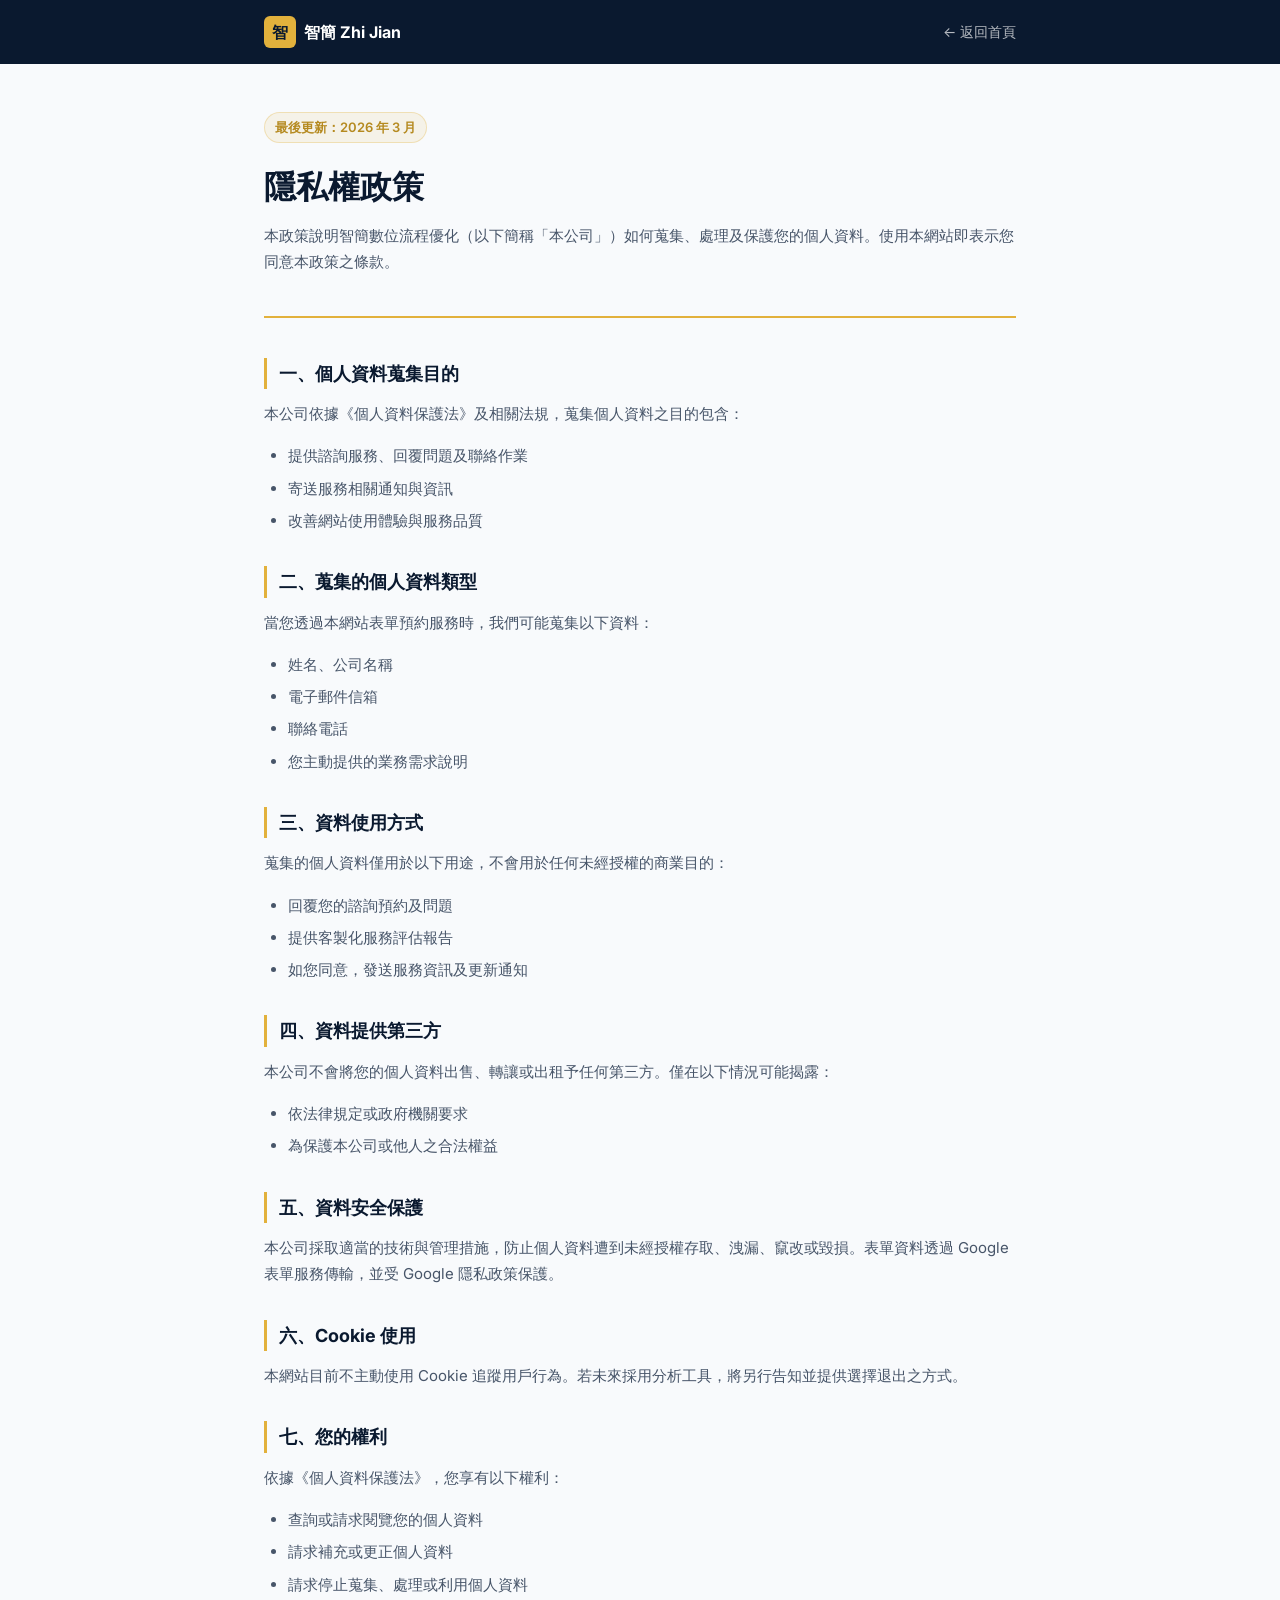
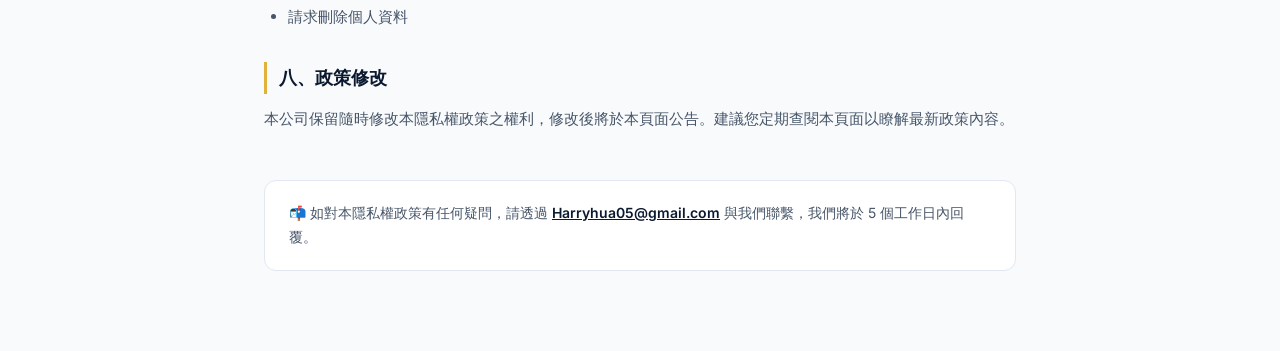
<file: 02-web/privacy.html>
<!DOCTYPE html>
<html lang="zh-Hant">

<head>
    <meta charset="UTF-8">
    <meta name="viewport" content="width=device-width, initial-scale=1.0">
    <title>隱私權政策 - 智簡 Zhi Jian</title>
    <meta name="description" content="智簡數位流程優化的隱私權政策，說明我們如何蒐集、使用及保護您的個人資料。">
    <link rel="icon" type="image/png" href="favicon.png">
    <link rel="preconnect" href="https://fonts.googleapis.com">
    <link rel="preconnect" href="https://fonts.gstatic.com" crossorigin>
    <link href="https://fonts.googleapis.com/css2?family=Inter:wght@400;500;600;700;800&display=swap" rel="stylesheet">
    <style>
        :root {
            --navy: #0A192F;
            --gold: #E2B13C;
            --bg: #f8fafc;
            --border: #e2e8f0;
            --text: #475569;
            --text-dark: #0f172a;
        }
        * { box-sizing: border-box; margin: 0; padding: 0; }
        body { font-family: 'Inter', system-ui, sans-serif; background: var(--bg); color: var(--text); line-height: 1.75; }

        /* Navbar */
        .navbar { background: var(--navy); padding: 1rem 0; }
        .navbar-inner { max-width: 800px; margin: 0 auto; padding: 0 1.5rem; display: flex; align-items: center; justify-content: space-between; }
        .logo { display: flex; align-items: center; gap: 0.5rem; text-decoration: none; }
        .logo-icon { width: 2rem; height: 2rem; background: var(--gold); color: var(--navy); font-weight: 800; font-size: 1rem; display: flex; align-items: center; justify-content: center; border-radius: 0.375rem; }
        .logo-text { color: white; font-weight: 700; font-size: 1rem; }
        .back-link { color: rgba(255,255,255,0.7); text-decoration: none; font-size: 0.875rem; transition: color 0.2s; }
        .back-link:hover { color: var(--gold); }

        /* Content */
        .page-wrap { max-width: 800px; margin: 0 auto; padding: 3rem 1.5rem 5rem; }
        .page-header { margin-bottom: 2.5rem; padding-bottom: 1.5rem; border-bottom: 2px solid var(--gold); }
        .page-header h1 { font-size: 2rem; font-weight: 800; color: var(--navy); margin-bottom: 0.5rem; }
        .page-header p { color: var(--text); font-size: 0.9375rem; }
        .update-date { display: inline-block; background: rgba(226,177,60,0.1); color: #b58a20; border: 1px solid rgba(226,177,60,0.3); padding: 0.2rem 0.625rem; border-radius: 999px; font-size: 0.8125rem; font-weight: 600; margin-bottom: 1rem; }

        h2 { font-size: 1.125rem; font-weight: 700; color: var(--navy); margin: 2rem 0 0.75rem; padding-left: 0.75rem; border-left: 3px solid var(--gold); }
        p { margin-bottom: 1rem; font-size: 0.9375rem; }
        ul { margin: 0.5rem 0 1rem 1.5rem; }
        ul li { margin-bottom: 0.375rem; font-size: 0.9375rem; }
        .footer-note { margin-top: 3rem; padding: 1.25rem 1.5rem; background: white; border: 1px solid var(--border); border-radius: 0.75rem; font-size: 0.875rem; }
    </style>
</head>

<body>
    <nav class="navbar">
        <div class="navbar-inner">
            <a href="index.html" class="logo">
                <div class="logo-icon">智</div>
                <span class="logo-text">智簡 Zhi Jian</span>
            </a>
            <a href="index.html" class="back-link">← 返回首頁</a>
        </div>
    </nav>

    <div class="page-wrap">
        <div class="page-header">
            <div class="update-date">最後更新：2026 年 3 月</div>
            <h1>隱私權政策</h1>
            <p>本政策說明智簡數位流程優化（以下簡稱「本公司」）如何蒐集、處理及保護您的個人資料。使用本網站即表示您同意本政策之條款。</p>
        </div>

        <h2>一、個人資料蒐集目的</h2>
        <p>本公司依據《個人資料保護法》及相關法規，蒐集個人資料之目的包含：</p>
        <ul>
            <li>提供諮詢服務、回覆問題及聯絡作業</li>
            <li>寄送服務相關通知與資訊</li>
            <li>改善網站使用體驗與服務品質</li>
        </ul>

        <h2>二、蒐集的個人資料類型</h2>
        <p>當您透過本網站表單預約服務時，我們可能蒐集以下資料：</p>
        <ul>
            <li>姓名、公司名稱</li>
            <li>電子郵件信箱</li>
            <li>聯絡電話</li>
            <li>您主動提供的業務需求說明</li>
        </ul>

        <h2>三、資料使用方式</h2>
        <p>蒐集的個人資料僅用於以下用途，不會用於任何未經授權的商業目的：</p>
        <ul>
            <li>回覆您的諮詢預約及問題</li>
            <li>提供客製化服務評估報告</li>
            <li>如您同意，發送服務資訊及更新通知</li>
        </ul>

        <h2>四、資料提供第三方</h2>
        <p>本公司不會將您的個人資料出售、轉讓或出租予任何第三方。僅在以下情況可能揭露：</p>
        <ul>
            <li>依法律規定或政府機關要求</li>
            <li>為保護本公司或他人之合法權益</li>
        </ul>

        <h2>五、資料安全保護</h2>
        <p>本公司採取適當的技術與管理措施，防止個人資料遭到未經授權存取、洩漏、竄改或毀損。表單資料透過 Google 表單服務傳輸，並受 Google 隱私政策保護。</p>

        <h2>六、Cookie 使用</h2>
        <p>本網站目前不主動使用 Cookie 追蹤用戶行為。若未來採用分析工具，將另行告知並提供選擇退出之方式。</p>

        <h2>七、您的權利</h2>
        <p>依據《個人資料保護法》，您享有以下權利：</p>
        <ul>
            <li>查詢或請求閱覽您的個人資料</li>
            <li>請求補充或更正個人資料</li>
            <li>請求停止蒐集、處理或利用個人資料</li>
            <li>請求刪除個人資料</li>
        </ul>

        <h2>八、政策修改</h2>
        <p>本公司保留隨時修改本隱私權政策之權利，修改後將於本頁面公告。建議您定期查閱本頁面以瞭解最新政策內容。</p>

        <div class="footer-note">
            📬 如對本隱私權政策有任何疑問，請透過 <a href="mailto:Harryhua05@gmail.com" style="color:var(--navy);font-weight:600;">Harryhua05@gmail.com</a> 與我們聯繫，我們將於 5 個工作日內回覆。
        </div>
    </div>

    <script>console.log('📄 隱私權政策頁面載入');</script>
</body>

</html>
</file>
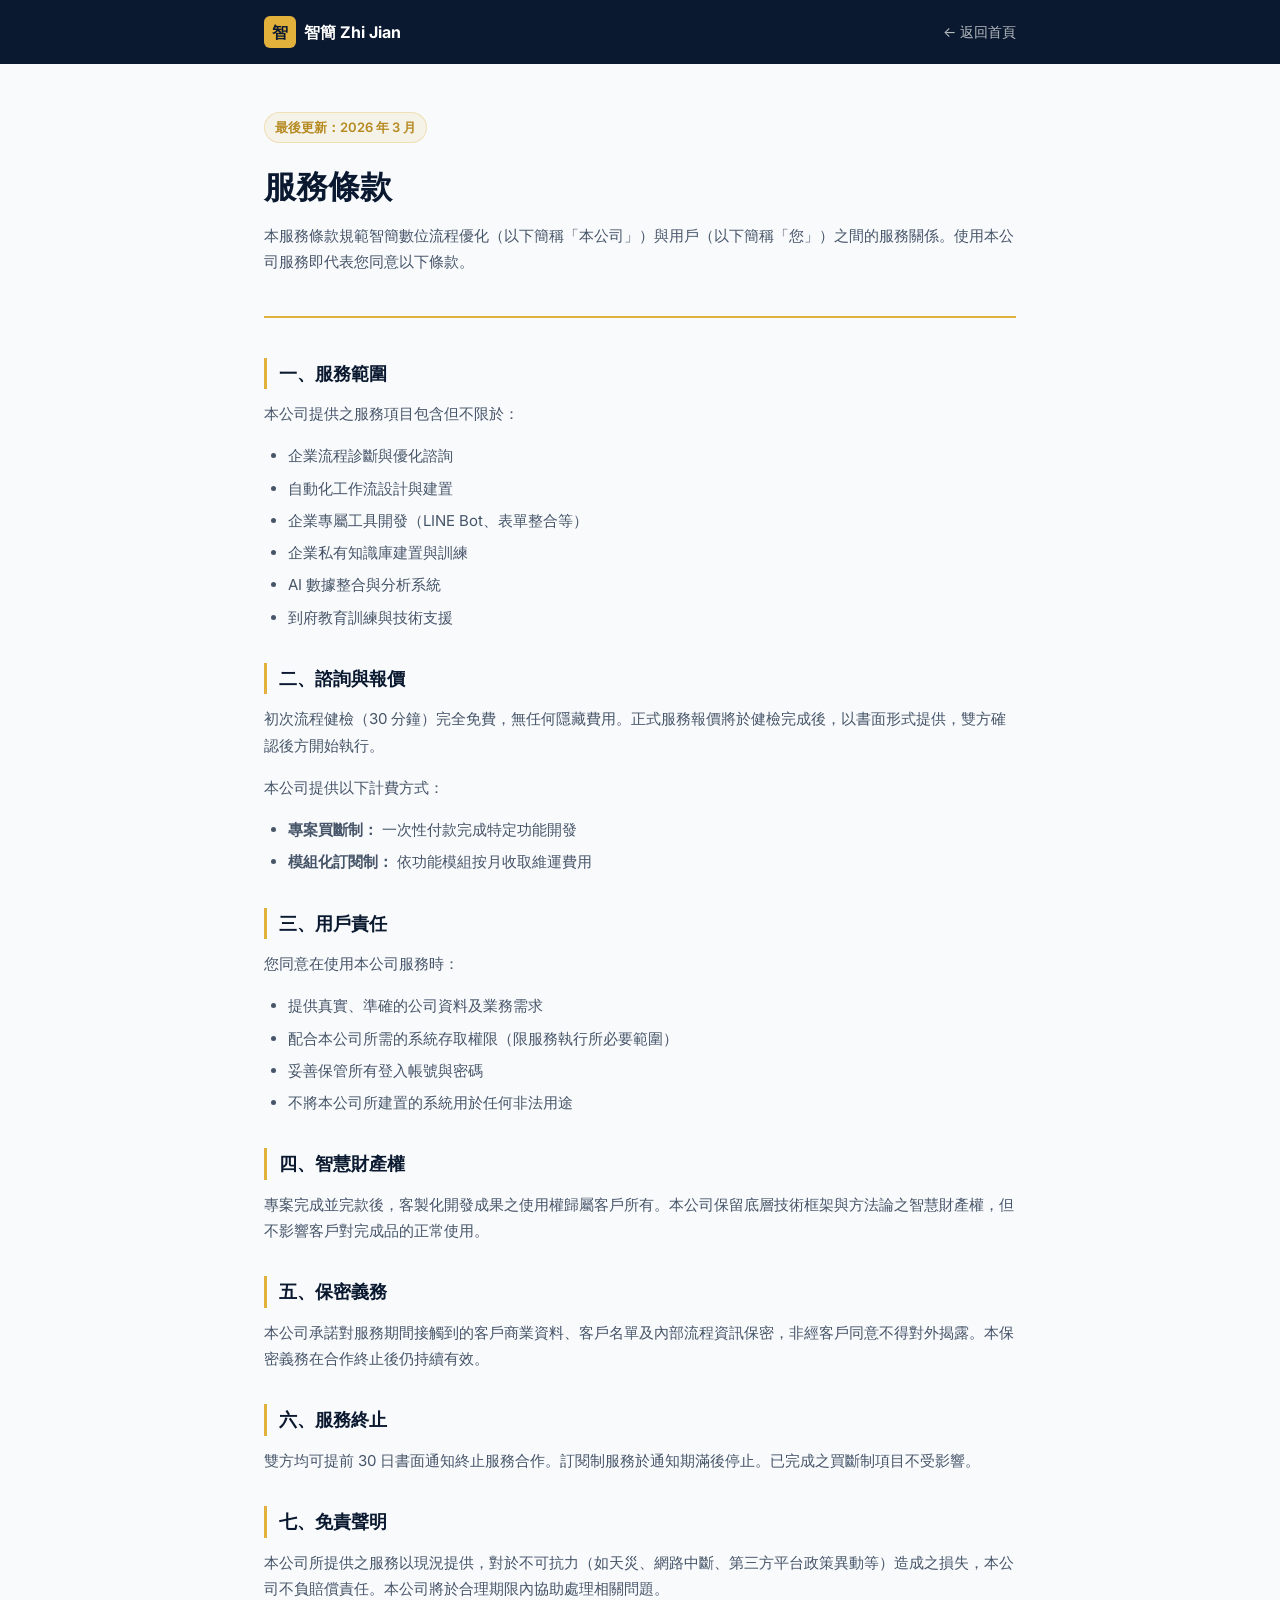
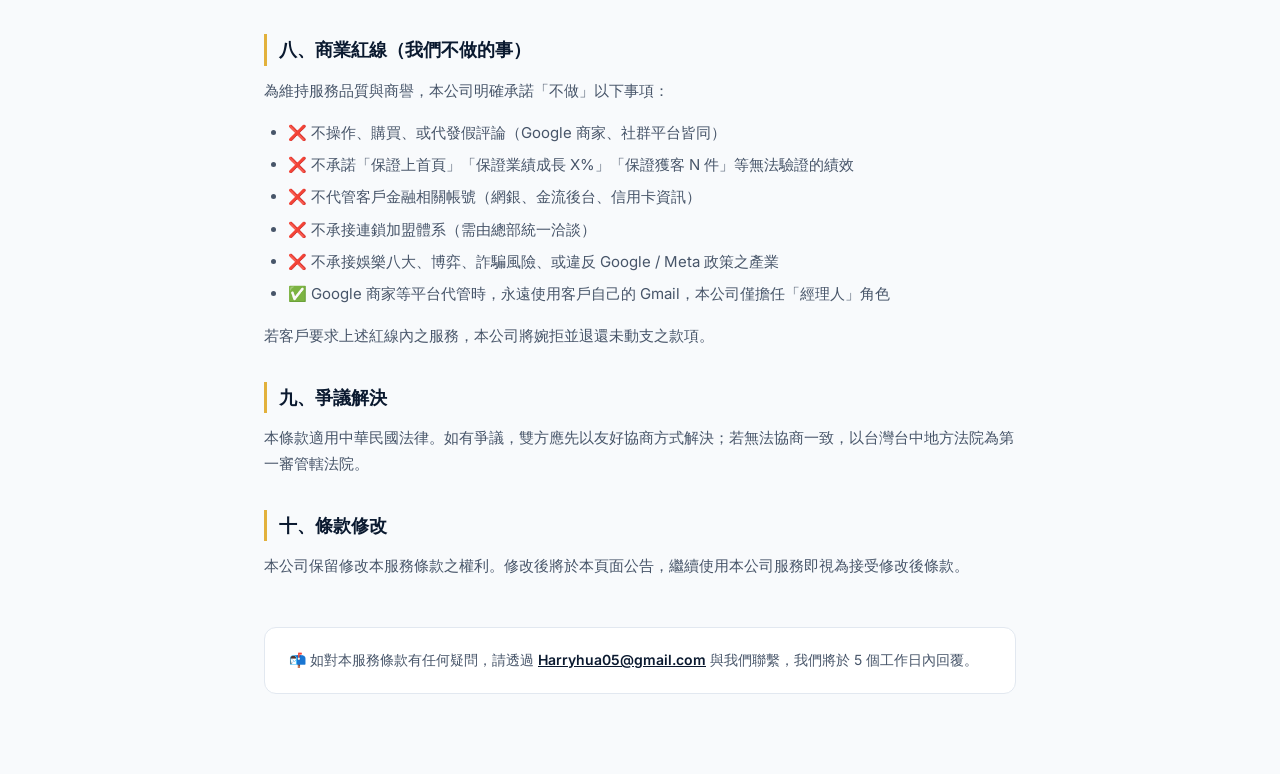
<file: 02-web/terms.html>
<!DOCTYPE html>
<html lang="zh-Hant">

<head>
    <meta charset="UTF-8">
    <meta name="viewport" content="width=device-width, initial-scale=1.0">
    <title>服務條款 - 智簡 Zhi Jian</title>
    <meta name="description" content="智簡數位流程優化的服務條款，規範雙方的權利義務關係。">
    <link rel="icon" type="image/png" href="favicon.png">
    <link rel="preconnect" href="https://fonts.googleapis.com">
    <link rel="preconnect" href="https://fonts.gstatic.com" crossorigin>
    <link href="https://fonts.googleapis.com/css2?family=Inter:wght@400;500;600;700;800&display=swap" rel="stylesheet">
    <style>
        :root {
            --navy: #0A192F;
            --gold: #E2B13C;
            --bg: #f8fafc;
            --border: #e2e8f0;
            --text: #475569;
            --text-dark: #0f172a;
        }
        * { box-sizing: border-box; margin: 0; padding: 0; }
        body { font-family: 'Inter', system-ui, sans-serif; background: var(--bg); color: var(--text); line-height: 1.75; }

        .navbar { background: var(--navy); padding: 1rem 0; }
        .navbar-inner { max-width: 800px; margin: 0 auto; padding: 0 1.5rem; display: flex; align-items: center; justify-content: space-between; }
        .logo { display: flex; align-items: center; gap: 0.5rem; text-decoration: none; }
        .logo-icon { width: 2rem; height: 2rem; background: var(--gold); color: var(--navy); font-weight: 800; font-size: 1rem; display: flex; align-items: center; justify-content: center; border-radius: 0.375rem; }
        .logo-text { color: white; font-weight: 700; font-size: 1rem; }
        .back-link { color: rgba(255,255,255,0.7); text-decoration: none; font-size: 0.875rem; transition: color 0.2s; }
        .back-link:hover { color: var(--gold); }

        .page-wrap { max-width: 800px; margin: 0 auto; padding: 3rem 1.5rem 5rem; }
        .page-header { margin-bottom: 2.5rem; padding-bottom: 1.5rem; border-bottom: 2px solid var(--gold); }
        .page-header h1 { font-size: 2rem; font-weight: 800; color: var(--navy); margin-bottom: 0.5rem; }
        .page-header p { color: var(--text); font-size: 0.9375rem; }
        .update-date { display: inline-block; background: rgba(226,177,60,0.1); color: #b58a20; border: 1px solid rgba(226,177,60,0.3); padding: 0.2rem 0.625rem; border-radius: 999px; font-size: 0.8125rem; font-weight: 600; margin-bottom: 1rem; }

        h2 { font-size: 1.125rem; font-weight: 700; color: var(--navy); margin: 2rem 0 0.75rem; padding-left: 0.75rem; border-left: 3px solid var(--gold); }
        p { margin-bottom: 1rem; font-size: 0.9375rem; }
        ul { margin: 0.5rem 0 1rem 1.5rem; }
        ul li { margin-bottom: 0.375rem; font-size: 0.9375rem; }
        .footer-note { margin-top: 3rem; padding: 1.25rem 1.5rem; background: white; border: 1px solid var(--border); border-radius: 0.75rem; font-size: 0.875rem; }
    </style>
</head>

<body>
    <nav class="navbar">
        <div class="navbar-inner">
            <a href="index.html" class="logo">
                <div class="logo-icon">智</div>
                <span class="logo-text">智簡 Zhi Jian</span>
            </a>
            <a href="index.html" class="back-link">← 返回首頁</a>
        </div>
    </nav>

    <div class="page-wrap">
        <div class="page-header">
            <div class="update-date">最後更新：2026 年 3 月</div>
            <h1>服務條款</h1>
            <p>本服務條款規範智簡數位流程優化（以下簡稱「本公司」）與用戶（以下簡稱「您」）之間的服務關係。使用本公司服務即代表您同意以下條款。</p>
        </div>

        <h2>一、服務範圍</h2>
        <p>本公司提供之服務項目包含但不限於：</p>
        <ul>
            <li>企業流程診斷與優化諮詢</li>
            <li>自動化工作流設計與建置</li>
            <li>企業專屬工具開發（LINE Bot、表單整合等）</li>
            <li>企業私有知識庫建置與訓練</li>
            <li>AI 數據整合與分析系統</li>
            <li>到府教育訓練與技術支援</li>
        </ul>

        <h2>二、諮詢與報價</h2>
        <p>初次流程健檢（30 分鐘）完全免費，無任何隱藏費用。正式服務報價將於健檢完成後，以書面形式提供，雙方確認後方開始執行。</p>
        <p>本公司提供以下計費方式：</p>
        <ul>
            <li><strong>專案買斷制：</strong> 一次性付款完成特定功能開發</li>
            <li><strong>模組化訂閱制：</strong> 依功能模組按月收取維運費用</li>
        </ul>

        <h2>三、用戶責任</h2>
        <p>您同意在使用本公司服務時：</p>
        <ul>
            <li>提供真實、準確的公司資料及業務需求</li>
            <li>配合本公司所需的系統存取權限（限服務執行所必要範圍）</li>
            <li>妥善保管所有登入帳號與密碼</li>
            <li>不將本公司所建置的系統用於任何非法用途</li>
        </ul>

        <h2>四、智慧財產權</h2>
        <p>專案完成並完款後，客製化開發成果之使用權歸屬客戶所有。本公司保留底層技術框架與方法論之智慧財產權，但不影響客戶對完成品的正常使用。</p>

        <h2>五、保密義務</h2>
        <p>本公司承諾對服務期間接觸到的客戶商業資料、客戶名單及內部流程資訊保密，非經客戶同意不得對外揭露。本保密義務在合作終止後仍持續有效。</p>

        <h2>六、服務終止</h2>
        <p>雙方均可提前 30 日書面通知終止服務合作。訂閱制服務於通知期滿後停止。已完成之買斷制項目不受影響。</p>

        <h2>七、免責聲明</h2>
        <p>本公司所提供之服務以現況提供，對於不可抗力（如天災、網路中斷、第三方平台政策異動等）造成之損失，本公司不負賠償責任。本公司將於合理期限內協助處理相關問題。</p>

        <h2>八、商業紅線（我們不做的事）</h2>
        <p>為維持服務品質與商譽，本公司明確承諾「不做」以下事項：</p>
        <ul>
            <li>❌ 不操作、購買、或代發假評論（Google 商家、社群平台皆同）</li>
            <li>❌ 不承諾「保證上首頁」「保證業績成長 X%」「保證獲客 N 件」等無法驗證的績效</li>
            <li>❌ 不代管客戶金融相關帳號（網銀、金流後台、信用卡資訊）</li>
            <li>❌ 不承接連鎖加盟體系（需由總部統一洽談）</li>
            <li>❌ 不承接娛樂八大、博弈、詐騙風險、或違反 Google / Meta 政策之產業</li>
            <li>✅ Google 商家等平台代管時，永遠使用客戶自己的 Gmail，本公司僅擔任「經理人」角色</li>
        </ul>
        <p>若客戶要求上述紅線內之服務，本公司將婉拒並退還未動支之款項。</p>

        <h2>九、爭議解決</h2>
        <p>本條款適用中華民國法律。如有爭議，雙方應先以友好協商方式解決；若無法協商一致，以台灣台中地方法院為第一審管轄法院。</p>

        <h2>十、條款修改</h2>
        <p>本公司保留修改本服務條款之權利。修改後將於本頁面公告，繼續使用本公司服務即視為接受修改後條款。</p>

        <div class="footer-note">
            📬 如對本服務條款有任何疑問，請透過 <a href="mailto:Harryhua05@gmail.com" style="color:var(--navy);font-weight:600;">Harryhua05@gmail.com</a> 與我們聯繫，我們將於 5 個工作日內回覆。
        </div>
    </div>

    <script>console.log('📄 服務條款頁面載入');</script>
</body>

</html>
</file>
